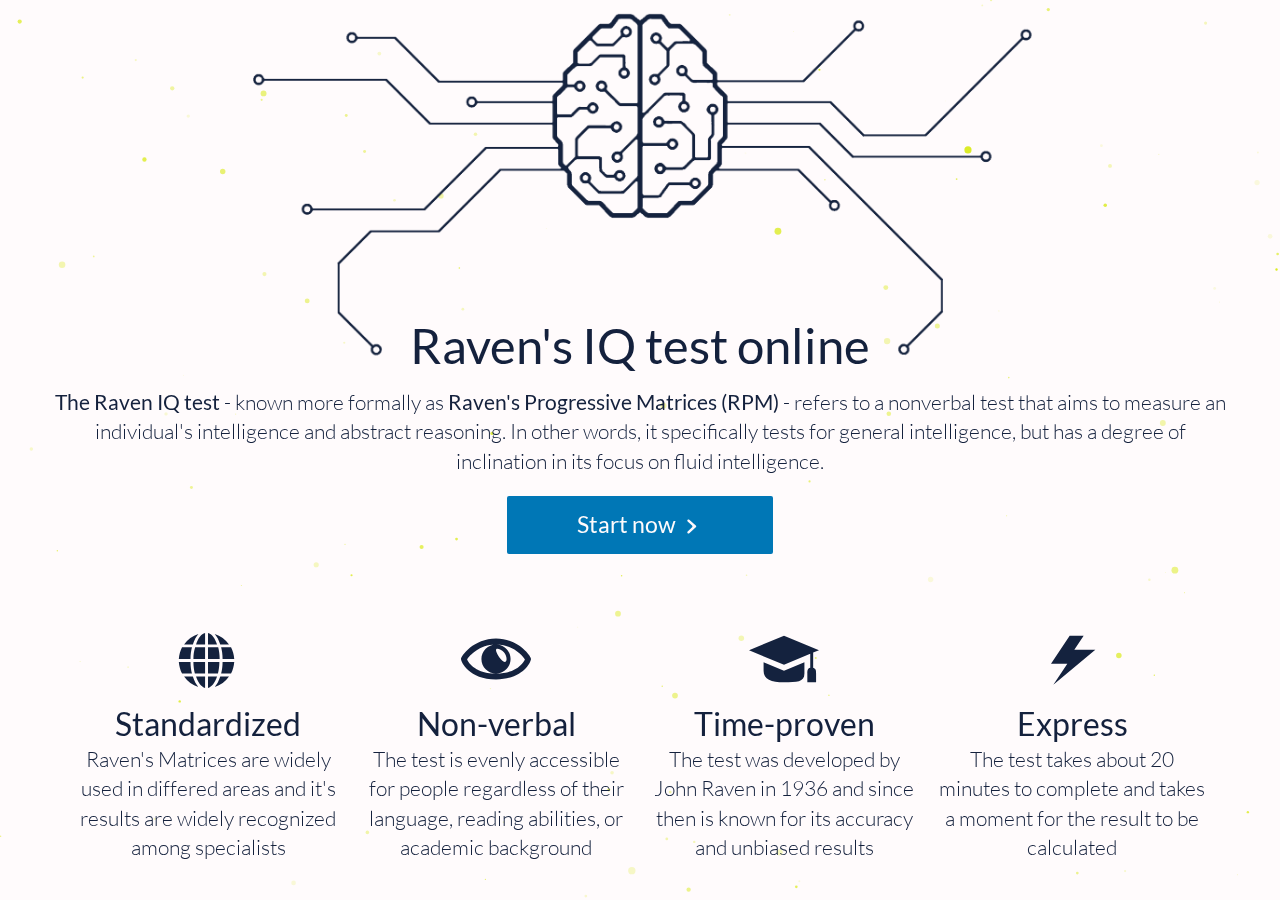
<file: src/webroot/index.html>
<!DOCTYPE html>
<html class="default-theme">
	<head>
		<meta charset="utf-8">
		<meta name="viewport" content="width=device-width, initial-scale=1">
		<title>Raven's IQ test</title>
		<script type="text/javascript" defer src="assets/js/jszip.min.js"></script>
		<script type="text/javascript" defer src="assets/js/particles.min.js"></script>
		<script type="text/javascript" defer src="assets/js/tester.js"></script>
		<link rel="stylesheet" href="assets/css/main.css">
	</head>
	<body>
		<main>
			<div class="announcement">
				<div class="announcement-body">
					<div class="big-logo"></div>
					<h1>Raven's IQ test online</h1>
					<div class="description"><strong>The Raven IQ test</strong> - known more formally as <strong>Raven's Progressive Matrices (RPM)</strong> - refers to a nonverbal test that aims to measure an individual's intelligence and abstract reasoning. In other words, it specifically tests for general intelligence, but has a degree of inclination in its focus on fluid intelligence.</div>
					<button class="start-test featured">
						<span class="text">Start now</span>
						<span class="icon"></span>
					</button>
					<div class="describers">
						<div class="item">
							<span class="icon globe"></span>
							<div class="text">
								<h4>Standardized</h4>
								<p>Raven's Matrices are widely used in differed areas and it's results are widely recognized among specialists</p>
							</div>
						</div>
						<div class="item">
							<span class="icon eye"></span>
							<div class="text">
								<h4>Non-verbal</h4>
								<p>The test is evenly accessible for people regardless of their language, reading abilities, or academic background</p>
							</div>
						</div>
						<div class="item">
							<span class="icon graduation"></span>
							<div class="text">
								<h4>Time-proven</h4>
								<p>The test was developed by John Raven in 1936 and since then is known for its accuracy and unbiased results</p>
							</div>
						</div>
						<div class="item">
							<span class="icon lightning"></span>
							<div class="text">
								<h4>Express</h4>
								<p>The test takes about 20 minutes to complete and takes a moment for the result to be calculated</p>
							</div>
						</div>
					</div>
				</div>
			</div>
		</main>
		<div class="hidden hidden-content">
			<div class="instruction">
				<h2>Test Instructions</h2>
				<p>Now you will be offered a series of graphic drawings. There are 60 of them in total, they are grouped into 5 sets.</p>
				<p>On each individual figure in the upper half of the sheet there is a rectangle that has a certain background or component elements (shapes) interconnected by some kind of dependence. In the lower right corner of the rectangle there is a cutout - a free, empty space.</p>
				<img class="replace-black" src="assets/img/instruction1.png" alt="Task">
				<p>Under the rectangle there are 2 rows of fragments (six or eight), which, in shape and size, exactly fit the cutout of the rectangle. Each proposed fragment has a different pattern.</p>
				<p>Your task is to find in a number of fragments one that would fit exactly into the free space. The prerequisite for a correct decision is a logical reasoning about the law according to which the drawing is drawn in the rectangle, the empty space in which you must fill.</p>
				<img src="assets/img/instruction2.png" alt="Answer">
				<p>Time to solve 60 tasks is limited to 20 minutes. Do not linger on the first tasks of the test, as their complexity increases all the time.</p>
				<div class="btn-panel"></div>
			</div>
			<div class="paywall-animation">
				<div class="progressbar">
					<div class="progressline"></div>
				</div>
				<ul class="milestone-list">
					<li class="active">
						<div class="bullet">
							<span class="point"></span>
						</div>
						<span>Submitting your result</span>
					</li>
					<li>
						<div class="bullet">
							<span class="point"></span>
						</div>
						<span>Calculating IQ score</span>
					</li>
					<li>
						<div class="bullet">
							<span class="point"></span>
						</div>
						<span>Generating certificate</span>
					</li>
					<li class="view-result">
						<div class="bullet">
							<span class="point"></span>
						</div>
						<span>Preparing your results</span>
					</li>
				</ul>
			</div>
			<div class="paywall-panel" style="height: 0px">
				<form class="age">
					<fieldset class="card">
						<legend>Please, enter your age</legend>
						<input type="text" maxlength="2" data-autofocus="true">
						<button type="submit">
							<span class="icon"></span>
						</button>
						<div class="desc">
							<small>Age is needed to properly calculate your score</small>
						</div>
					</fieldset>
				</form>
				<form class="name">
					<fieldset class="card">
						<legend>Please, enter your name</legend>
						<input type="text" maxlength="40" data-autofocus="true">
						<button type="submit">
							<span class="icon"></span>
						</button>
						<div class="desc">
							<small>This name will be displayed on your certificate and result page</small>
						</div>
					</fieldset>
				</form>
				<div class="result-submission">
					<div class="result-card">
						<h3>Your result is ready!</h3>
						<p>Click the button below to view your IQ test results and certificate.</p>
						<button class="submit-result featured" type="button">
							<span class="text">View Results</span>
							<span class="icon"></span>
						</button>
					</div>
				</div>
			</div>
			<div class="timeout-modal">
				<div class="backdrop"></div>
				<div class="card modal">
					<div class="icon"></div>
					<div class="message">Time is up!</div>
					<button class="finish">
						<span class="text">Finish</span>
						<span class="icon"></span>
					</button>
				</div>
			</div>
		</div>
		<div class="page-bg" id="particles-target"></div>
	</body>
</html>
</file>
<file: src/webroot/assets/css/main.css>
/* CSS reset */
html,body,div,span,applet,object,iframe,h1,h2,h3,h4,h5,h6,p,a,img,ins,kbd,q,s,samp,tt,var,b,u,i,dl,dt,dd,ol,ul,li,fieldset,form,label,legend,table,caption,tbody,tfoot,thead,tr,th,td,article,aside,canvas,details,embed,figure,figcaption,footer,header,hgroup,menu,nav,output,ruby,section,summary,time,mark,audio,video,button{margin:0;padding:0;border:0;font-size:100%;font:inherit;vertical-align:baseline}
article,aside,details,figcaption,figure,footer,header,hgroup,menu,nav,section{display: block}
body{line-height:1}
ol,ul{list-style:none}
table{border-collapse:collapse;border-spacing:0}

@keyframes bg-appear{
	0% {
		transform: scale(0);
	}
	100% {
		transform: scale(1);
	}
}

@keyframes blinking{
	0% {
		color: red;
	}
	50% {
		color: var(--text-color);
	}
	100% {
		color: red;
	}
}

@font-face {
	font-family: "Lato";
	font-weight: 300;
	src: url("../fonts/Lato-Light.ttf") format("truetype");
}

@font-face {
	font-family: "Lato";
	font-weight: 400;
	src: url("../fonts/Lato-Regular.ttf") format("truetype");
}

@font-face {
	font-family: "Lato";
	font-weight: 700;
	src: url("../fonts/Lato-Bold.ttf") format("truetype");
}

@font-face {
	font-family: "Lato";
	font-weight: 900;
	src: url("../fonts/Lato-Black.ttf") format("truetype");
}

html {
	font-size: 21px;
	font-family: "Lato", sans-serif;
	font-weight: 300;
	--icon-done: url("data:image/svg+xml,%3Csvg xmlns='http://www.w3.org/2000/svg' viewBox='0 0 24 24'%3E%3Cg fill='%23000000'%3E%3Cpath d='M22.5 4.5c-.8-.8-2.2-.8-3 0L9 15l-4.5-4.5c-.8-.8-2.2-.8-3 0s-.8 2.2 0 3L9 21 22.5 7.5c.8-.8.8-2.2 0-3z'%3E%3C/path%3E%3C/g%3E%3C/svg%3E");
	--icon-right: url("data:image/svg+xml,%3Csvg xmlns='http://www.w3.org/2000/svg' viewBox='0 0 24 24'%3E%3Cg fill='%23000000'%3E%3Cpath d='M7.6 5.8c0 .4.1.7.4.9l4.6 4.3c.5.5.5 1.4 0 1.9L8 17.2c-.3.2-.4.6-.4.9 0 1.1 1.3 1.7 2.1.9l6.8-6.2c.6-.5.6-1.4 0-1.9l-6.8-6c-.8-.7-2.1-.1-2.1.9z'%3E%3C/path%3E%3C/g%3E%3C/svg%3E");
	--icon-left: url("data:image/svg+xml,%3Csvg xmlns='http://www.w3.org/2000/svg' viewBox='0 0 24 24'%3E%3Cg fill='%23000000'%3E%3Cpath d='M16.4 18.2c0-.4-.1-.7-.4-.9L11.4 13c-.5-.5-.5-1.4 0-1.9L16 6.8c.3-.2.4-.6.4-.9 0-1.1-1.3-1.7-2.1-.9l-6.8 6.2c-.6.5-.6 1.4 0 1.9l6.8 6.2c.8.5 2.1-.1 2.1-1.1z'%3E%3C/path%3E%3C/g%3E%3C/svg%3E");
	--icon-timer: url("data:image/svg+xml,%3Csvg xmlns='http://www.w3.org/2000/svg' viewBox='0 0 24 24'%3E%3Cg fill='%23000000'%3E%3Cpath d='M21 6l-2-2-1.7 1.7C16 4.8 14.6 4.2 13 4.1V3h1c.5 0 1-.5 1-1s-.5-1-1-1h-4c-.5 0-1 .5-1 1s.5 1 1 1h1v1.1c-1.6.1-3 .7-4.3 1.6L5 4 3 6l1.7 1.7C3.6 9.2 3 11 3 13c0 5 4 9 9 9s9-4 9-9c0-2-.6-3.8-1.7-5.3L21 6zm-4.1 11.9L12 13V6c3.9 0 7 3.1 7 7 0 1.9-.8 3.7-2.1 4.9z'%3E%3C/path%3E%3C/g%3E%3C/svg%3E");
	--icon-globe: url("data:image/svg+xml,%3Csvg xmlns='http://www.w3.org/2000/svg' viewBox='0 0 24 24'%3E%3Cg fill='%23000000'%3E%3Cpath d='M11 12V8H7.6c-.4 1.2-.6 2.6-.6 4h4zM2 12h4c0-1.4.2-2.8.5-4H3.1c-.6 1.2-1 2.6-1.1 4zM6.5 17c-.3-1.2-.5-2.6-.5-4H2c.1 1.4.5 2.8 1.1 4h3.4zM16 12c0-1.4-.2-2.8-.5-4H12v4h4zM12 3.1V7h3.1c-.7-2.1-1.8-3.6-3.1-3.9zM16.2 7h3c-1.2-1.7-2.9-3-4.9-3.6.8.9 1.4 2.1 1.9 3.6zM11 7V3.1C9.7 3.4 8.6 4.9 7.9 7H11zM11 13H7c0 1.4.2 2.8.5 4H11v-4zM16.5 8c.3 1.2.5 2.6.5 4h4c-.1-1.4-.5-2.8-1.1-4h-3.4zM6.8 18h-3c1.2 1.7 2.9 3 4.9 3.6-.8-.9-1.4-2.1-1.9-3.6zM6.8 7c.5-1.5 1.1-2.7 1.9-3.6C6.7 4 5 5.3 3.8 7h3zM16.2 18c-.5 1.5-1.1 2.7-1.9 3.6 2-.6 3.7-1.9 4.9-3.6h-3zM12 18v3.9c1.3-.3 2.4-1.8 3.1-3.9H12zM21 13h-4c0 1.4-.2 2.8-.5 4h3.4c.6-1.2 1-2.6 1.1-4zM11 21.9V18H7.9c.7 2.1 1.8 3.6 3.1 3.9zM12 13v4h3.4c.3-1.2.5-2.6.5-4H12z'%3E%3C/path%3E%3C/g%3E%3C/svg%3E");
	--icon-eye: url("data:image/svg+xml,%3Csvg xmlns='http://www.w3.org/2000/svg' viewBox='0 0 24 24'%3E%3Cg fill='%23000000'%3E%3Cpath d='M12 7c5.79 0 9.14 3.91 9.91 5.13C21.33 13.51 18.67 17 12 17s-9.33-3.49-9.91-4.87C2.86 10.91 6.21 7 12 7m0-2C4.37 5 0 11 0 12s2.71 7 12 7 12-6 12-7-4.37-7-12-7zm0 2c-2.76 0-5 2.24-5 5s2.24 5 5 5 5-2.24 5-5-2.24-5-5-5zm3 6c-1 0-3-3-3-4s1.7-.3 2.71.71S16 13 15 13z'%3E%3C/path%3E%3C/g%3E%3C/svg%3E");
	--icon-graduation: url("data:image/svg+xml,%3Csvg xmlns='http://www.w3.org/2000/svg' viewBox='0 0 24 24'%3E%3Cg fill='%23000000'%3E%3Cpath d='M5 13.1V16c0 3 2.6 4 7 4s7 0 7-3v-3.9L12 16l-7-2.9z'%3E%3C/path%3E%3Cpath d='M22 15V9.8l2-.8-12-5L0 9l12 5 9-3.8V15c-1 .2-1 1.1-1 2v3h3v-3c0-.9 0-1.7-1-2z'%3E%3C/path%3E%3C/g%3E%3C/svg%3E");
	--icon-lightning: url("data:image/svg+xml,%3Csvg xmlns='http://www.w3.org/2000/svg' viewBox='0 0 24 24'%3E%3Cg fill='%23000000'%3E%3Cpath d='M22 8h-9l4-6h-6L3 14h7l-6 9z'%3E%3C/path%3E%3C/g%3E%3C/svg%3E");
	--content-width: 800px;
}

html.default-theme {
	--background-color: #FFFBFC;
	--secondary-bg-color: #e5e5e5;
	--selected-color: #e5e5e5;
	--main-color: #14213d;
	--text-color: #14213d;
	--featured-color: #0077b6;
	--black-to-text-filter: invert(8%) sepia(51%) saturate(1848%) hue-rotate(200deg) brightness(99%) contrast(92%);;
	--black-to-bg-filter: invert(100%) sepia(62%) saturate(587%) hue-rotate(287deg) brightness(100%) contrast(110%);
	--black-to-featured-filter: invert(26%) sepia(98%) saturate(1797%) hue-rotate(181deg) brightness(94%) contrast(101%);
}

@media(max-width: 800px){
	:root {
		--content-width: 100%;
	}
}

html,body {
	color: var(--text-color);
	text-size-adjust: none;
	-webkit-text-size-adjust: none;
	-moz-text-size-adjust: none;
	-ms-text-size-adjust: none;
}

body{
	min-height: 100vh;
	background-color: var(--background-color);
}

button{
	border: none;
	background-color: transparent;
	padding: 16px 25px;
	font-weight: 400;
	font-size: 1.1rem;
	transition-property: box-shadow, transform, background-color;
	transition-duration: 150ms;
	transition-timing-function: ease-out;
	border-radius: 2px;
	box-shadow: 0px 0px 0px 0px rgba(0,0,0,0.35);
	color: var(--text-color);
	cursor: pointer;
}

button:disabled{
	background-color: var(--secondary-bg-color);
	cursor: default;
}

button:disabled > *{
	opacity: .6;
}

button:hover:not(:disabled){
	background-color: inherit;
	box-shadow: 2px 2px 8px 0px rgba(0,0,0,0.35);
}

button.selected:not(:disabled){
	background-color: var(--selected-color);
	transition-duration: 0ms;
	transform: translate(0, 0);
}

button:hover:not(:disabled){
	transform: translate(-2px, -2px);
	transition-duration: 150ms;
}

button:active:not(:disabled){
	background-color: var(--selected-color);
	box-shadow: 0px 0px 0px 0px rgba(0,0,0,0.35);
	transition-duration: 0ms;
	transform: translate(0, 0);
}

button .text{
	display: inline-block;
	vertical-align: middle;
}

button.highlighted{
	border: 1px solid var(--featured-color);
	color: var(--featured-color);
}

button.highlighted:hover{
	border: 1px solid var(--featured-color);
	background-color: var(--featured-color);
	transform: translate(-4px, -4px);
	box-shadow: 2px 2px 8px 0px rgba(0,0,0,0.55);
	color: var(--background-color);
}

button.highlighted:active:not(:disabled){
	box-shadow: 0px 0px 0px 0px rgba(0,0,0,0.35);
	transition-duration: 0ms;
	transform: translate(0, 0);
}

button.featured{
	background-color: var(--featured-color);
	color: var(--background-color);
}

button.featured:hover:not(:disabled){
	background-color: var(--featured-color);
	box-shadow: 2px 2px 8px 0px rgba(0,0,0,0.35);
}

button.featured:active:not(:disabled){
	box-shadow: 0px 0px 0px 0px rgba(0,0,0,0.35);
	transition-duration: 0ms;
	transform: translate(0, 0);
}


body.mobile button{
	transition: none !important;
	transform: none !important;
}

.icon{
	display: inline-block;
	width: 1em;
	height: 1em;
	background-size: 100%;
	vertical-align: middle;
	margin: 0 8px;
	filter: var(--black-to-text-filter);
	background-position: center;
	background-repeat: no-repeat;
}

.icon.globe{
	background-image: var(--icon-globe);
}

.icon.lightning{
	background-image: var(--icon-lightning);
	background-size: 80%;
}

.icon.eye{
	background-image: var(--icon-eye);
}

.icon.graduation{
	background-image: var(--icon-graduation);
}

button.featured .icon{
	filter: var(--black-to-bg-filter);
}

button .icon:last-child{
	margin-right: 0;
}

button .icon:first-child{
	margin-left: 0;
}

h1{
	line-height: 150%;
	font-size: 2.35rem;
    font-weight: 500;
}

h2{
	line-height: 150%;
    font-size: 1.6rem;
    font-weight: 500;
}

small{
	font-size: .78em;
	color: gray;
}

img.replace-black{
	filter: var(--black-to-text-filter);
}

.hidden{
	display: none !important;
}


.card{
	background-color: var(--background-color);
	box-shadow: 2px 2px 8px 0px rgba(0,0,0,0.7);
	border-radius: 5px;
	padding: 15px;
	margin: 10px;
}


main{
	display: grid;
	grid-template-rows: 1fr;
	align-items: center;
	justify-items: center;
	height: 100vh;
	width: 100%;
	transition-property: opacity;
	transition-duration: 300ms;
	transition-timing-function: ease-out;
	overflow: hidden auto;
}

main.faded{
	opacity: 0;
}

header, footer{
	width: 100%;
	height: 70px;
}

header {
	background: linear-gradient(180deg, rgba(255,251,252,1) 0%, rgba(255,251,252,1) 57%, rgba(255,251,252,0.31414572665003504) 92%, rgba(255,251,252,0) 100%);
}

header .logo{
	display: inline-block;
	padding: 10px;
	user-select: none;
	color: inherit;
	text-decoration: inherit;
}

header .logo .icon{
	background-image: url("../img/logo.png");
	width: 47px;
	height: 47px;
	margin: 0;
	margin-right: 7px;
}

header .logo .text{
	font-weight: 600;
	font-size: 1.4rem;
	vertical-align: middle;
}

.page-bg{
	position: fixed;
	top: 0;
	left: 0;
	z-index: -1;
	width: 100%;
	height: 100%;
	background-color: var(--background-color);
}

.page-bg .particles-js-canvas-el{
	transition: transform 1.4s ease-out;
	transform: scale(0);
}

.page-bg .particles-js-canvas-el.loaded{
	transform: scale(1);
}

.announcement{
	opacity: 1;
	text-align: center;
	width: 100%;
}

.announcement .announcement-body{
	width: 100%;
	max-width: 1200px;
	margin: auto;
}

.announcement .announcement-body .big-logo{
	padding-top: 360px;
	margin: auto;
	max-width: 800px;
	width: 100%;
	background-image: url("../img/full_logo.png");
	background-repeat: no-repeat;
	background-position: center;
	background-size: 100% auto;
	margin-bottom: -52px;
	filter: var(--black-to-text-filter);
}

@media(max-width: 800px){
	.announcement .announcement-body .big-logo{
		padding-top: 50%;
		background-size: 160% auto;
		margin-bottom: 0;
		margin-top: 30px;
		background-position: center top;
	}
}

@media(max-width: 500px){
	.announcement h1{
		font-size: 1.7rem;
	}
}

.announcement .announcement-body .description{
	line-height: 140%;
	margin: 5px 10px 20px 10px;
}

.announcement .start-test{
	padding: 14px 70px 18px 70px;
}

.announcement .start-test .icon{
	background-image: var(--icon-right);
	filter: var(--black-to-bg-filter);
	position: relative;
	top: 2px;
	margin: 0;
}

.announcement .describers{
	display: grid;
	grid-template-columns: 1fr 1fr 1fr 1fr;
	justify-items: center;
	position: relative;
	margin: 50px 0;
}

.announcement .describers > .item{
	max-width: 300px;
	padding: 10px;
	box-sizing: border-box;
}

.announcement .describers > .item > .icon{
	width: 70px;
	height: 70px;
	margin: 10px;
}

.announcement .describers h4{
	font-size: 1.5rem;
	font-weight: 500;
	line-height: 130%;
}

.announcement .describers p{
	line-height: 140%;
}

@media(min-width: 1201px){
	.announcement .describers{
		left: calc(0px - (90vw - 100%) / 2);
		width: 90vw;
	}
}

@media(max-width: 800px){
	.announcement .describers{
		grid-template-columns: 1fr 1fr;
	}
	
	.announcement .describers > .item{
		max-width: 100%;
	}
}

@media(max-width: 400px){
	.announcement .describers{
		grid-template-columns: 100%;
	}
}




.test-container{
	display: grid;
	align-items: center;
	justify-items: center;
	grid-template-columns: 1fr;
	grid-template-rows: 1fr;
	position: fixed;
	top: 0;
	left: 0;
	width: 100%;
	height: 100%;
	overflow: hidden;
}

.test-container.hidden{
	display: block !important;
	width: 0;
	height: 0;
}

.tester-page{
	grid-column-start: 1;
	grid-column-end: 2;
	grid-row-start: 1;
	grid-row-end: 2;
	width: 100%;
	height: 100%;
	overflow-y: auto;
	box-sizing: border-box;
	background-color: transparent;
	z-index: -1;
	opacity: 0;
	pointer-events: none;
	transition-property: opacity;
	transition-duration: 300ms;
	transition-timing-function: ease-out;
	backdrop-filter: none;
}

.tester-page.active{
	opacity: 1;
	z-index: 1;
	pointer-events: auto;
}


.tester-page.intro{
	display: grid;
	grid-template-columns: 1fr;
	align-items: center;
	justify-items: center;
}

body.desktop .tester-page.intro.active{
	backdrop-filter: blur(2px);
}

.tester-page.intro .instruction{
	width: var(--content-width);
	text-align: center;
	box-sizing: border-box;
	padding: 1rem .4rem 0 .4rem;
}

.tester-page.intro p{
	text-align: left;
	margin: 15px 0;
	font-size: 1.1rem;
}

.tester-page.intro img{
	max-width: 100%;
}

.tester-page.intro .btn-panel{
	background: linear-gradient(0deg, rgba(255,251,252,1) 0%, rgba(255,251,252,1) 57%, rgba(255,251,252,0.31414572665003504) 92%, rgba(255,251,252,0) 100%);
	position: sticky;
	bottom: 0;
	padding: 20px 0;
}

.tester-page.intro button.start .icon{
	background-image: var(--icon-right);
}



.tester-page.questions{
	user-select: none;
	background-color: var(--background-color);
	display: grid;
	grid-template-columns: 1fr;
	grid-template-rows: auto 1fr;
	gap: 20px;
	backdrop-filter: none;
	padding: 25px 0;
}

.questions-list{
	display: grid;
	grid-template-rows: 1fr;
	grid-template-columns: 1fr;
	align-items: center;
	justify-items: center;
}

.question{
	grid-column-start: 1;
	grid-column-end: 2;
	grid-row-start: 1;
	grid-row-end: 2;
	width: var(--content-width);
	transform-origin: center;
	transition: opacity 150ms 50ms, transform 150ms 50ms, margin-top 0ms 0ms;
	margin-top: 0;
}

.question:not(.selected){
	z-index: -1;
	transform: scale(.95);
	opacity: 0;
	transition: opacity 50ms 0ms, transform 50ms 0ms, margin-top 0ms 300ms;
	pointer-events: none;
	margin-top: -1000px; /* trick to avoid hidden questions expanding the page */
	overflow: hidden;
}

body.mobile .question{
	transition: none;
}

body.mobile .question:not(.selected){
	display: none;
}

.question-img-wrapper, .answer-img-wrapper{
	margin: auto;
	overflow: hidden;
	position: relative;
}

.question-img-wrapper > img, .answer-img-wrapper > img{
	position: absolute;
}

.question[data-answers_amount="8"] > .question-img-wrapper{
	width: 290px;
	height: 240px;
}

.question[data-answers_amount="8"] > .question-img-wrapper .question-img{
	top: -2px;
	left: -2px;
}

.question[data-answers_amount="8"] .answer-img-wrapper{
	width: 120px;
	height: 72px;
}

.question[data-answers_amount="8"] .answer:nth-child(1) .answer-img{
	top: -270px;
	left: 0px;
}

.question[data-answers_amount="8"] .answer:nth-child(2) .answer-img{
	top: -270px;
	left: -121px;
}

.question[data-answers_amount="8"] .answer:nth-child(3) .answer-img{
	top: -270px;
	left: -242px;
}

.question[data-answers_amount="8"] .answer:nth-child(4) .answer-img{
	top: -270px;
	left: -363px;
}

.question[data-answers_amount="8"] .answer:nth-child(5) .answer-img{
	top: -368px;
	left: 0px;
}

.question[data-answers_amount="8"] .answer:nth-child(6) .answer-img{
	top: -368px;
	left: -121px;
}

.question[data-answers_amount="8"] .answer:nth-child(7) .answer-img{
	top: -368px;
	left: -242px;
}

.question[data-answers_amount="8"] .answer:nth-child(8) .answer-img{
	top: -368px;
	left: -363px;
}


.question[data-answers_amount="6"] > .question-img-wrapper{
	width: 335px;
	height: 210px;
}

.question[data-answers_amount="6"] > .question-img-wrapper .question-img{
	top: -2px;
	left: -2px;
}

.question[data-answers_amount="6"] .answer-img-wrapper{
	width: 130px;
	height: 82px;
}

.question[data-answers_amount="6"] .answer:nth-child(1) .answer-img{
	top: -245px;
	left: 0px;
}

.question[data-answers_amount="6"] .answer:nth-child(2) .answer-img{
	top: -245px;
	left: -150px;
}

.question[data-answers_amount="6"] .answer:nth-child(3) .answer-img{
	top: -245px;
	left: -300px;
}

.question[data-answers_amount="6"] .answer:nth-child(4) .answer-img{
	top: -358px;
	left: 0px;
}

.question[data-answers_amount="6"] .answer:nth-child(5) .answer-img{
	top: -358px;
	left: -150px;
}

.question[data-answers_amount="6"] .answer:nth-child(6) .answer-img{
	top: -358px;
	left: -300px;
}


.test-info{
	width: var(--content-width);
	margin: auto;
}

.test-info > .timer{
	display: grid;
	grid-template-columns: 70px 70px;
	justify-content: center;
	font-weight: 400;
	padding: 12px 0;
	gap: 10px;
	text-align: center;
}

.test-info > .timer .time-left.ending{
	animation: blinking 1s infinite;
}

.test-info > .progress{
	overflow: hidden;
	position: relative;
	margin-top: 15px;
	margin-bottom: 20px;
	width: 100%;
}

.test-info > .progress .slider{
	position: relative;
	top: 0;
	left: 0;
	width: calc(100% * 5);
	transition-property: left;
	transition-duration: 300ms;
	transition-timing-function: ease-out;
}

.milestone-line{
	display: inline-block;
	width: 20%;
	height: 30px;
	text-align: center;
	position: relative;
}

.milestone-line .point{
	display: inline-block;
	width: 30px;
	height: 30px;
	box-sizing: border-box;
	margin: 0 calc((100% - 30px * 12) / 24);
	border-radius: 50%;
	background-color: transparent;
	position: relative;
	overflow: visible;
}

.milestone-line .point.accessible{
	cursor: pointer;
}

.milestone-line .point.accessible:hover{
	background-color: rgba(0,0,0,.05);
}

.milestone-line .point::before{
	content: "";
	display: block;
	position: absolute;
	top: calc((100% - 15px) / 2);
	left: calc((100% - 15px) / 2);
	width: 15px;
	height: 15px;
	background-color: var(--secondary-bg-color);
	border-radius: 50%;
	opacity: 1;
	transition-property: opacity;
	transition-duration: 200ms;
	transition-timing-function: linear;
}

.milestone-line .point.active::before{
	opacity: 0;
}

.milestone-line .point.current::before{
	opacity: 0;
}

.milestone-line .point::after{
	content: "";
	display: block;
	position: absolute;
	top: 50%;
	left: 50%;
	width: 0;
	height: 0;
	background-color: var(--main-color);
	transition-property: top, left, width, height, border-width, opacity;
	transition-duration: 100ms;
	transition-timing-function: linear;
	border-radius: 50%;
	box-sizing: border-box;
	border: 0 solid var(--background-color);
	opacity: 0;
}

body.mobile .milestone-line .point::after{
	transition: none;
}

.milestone-line .point.active::after{
	top: calc((100% - 18px) / 2);
	left: calc((100% - 18px) / 2);
	width: 18px;
	height: 18px;
	border-width: 2px;
	opacity: 1;
}

.milestone-line .point.current::after{
	top: calc((100% - 24px) / 2);
	left: calc((100% - 24px) / 2);
	width: 24px;
	height: 24px;
	border-width: 2px;
	opacity: 1;
}

.milestone-line .progressbar{
	position: absolute;
	height: 4px;
	width: calc(100% / 12 * 11);
	top: calc(50% - 2px);
	left: calc(100% / 24);
	background-color: var(--secondary-bg-color);
	overflow: hidden;
}

.milestone-line .progressline{
	background-color: var(--main-color);
	height: 100%;
	width: 0;
	transition-property: width;
	transition-duration: 100ms;
	transition-timing-function: linear;
}

body.mobile .milestone-line .progressline{
	transition: none;
}

.test-info .sets{
	width: 60%;
	height: 45px;
	margin: auto;
}

.test-info .set{
	display: inline-grid;
	position: relative;
	padding: 0;
	width: 20%;
	height: 100%;
	grid-template-rows: 1fr;
	align-content: center;
	align-items: center;
	border-radius: 0;
	box-sizing: border-box;
	border-top: 2px solid var(--secondary-bg-color);
}

.test-info .set:hover{
	z-index: 1;
}

.test-info .set .set-name{
	display: block;
	font-weight: 400;
	position: relative;
	z-index: 1;
}

.test-info .set .set-progress{
	position: absolute;
	width: 100%;
	height: 5px;
	top: -2px;
	left: 0;
}

.test-info .set .set-progress .set-progress-line{
	height: 100%;
	width: 0%;
	background: linear-gradient(180deg, rgba(20,33,61,1) 0%, rgba(20,33,61,1) 12%, rgba(20,33,61,0) 100%);
	transition-property: width;
	transition-duration: 100ms;
	transition-timing-function: linear;
}

.test-info .buttons{
	text-align: center;
	height: 60px;
}

.test-info .buttons button{
	width: 170px;
	margin: 0 5px;
}

button.prev .icon{
	background-image: var(--icon-left);
}
button.next .icon{
	background-image: var(--icon-right);
}
button.finish .icon{
	background-image: var(--icon-done);
}


.question .answers{
	text-align: center;
	margin: 20px auto;
}

.question[data-answers_amount="6"] .answers{
	max-width: 600px;
}

.question .answer{
	display: inline-grid;
	align-content: center;
	justify-content: center;
	width: 150px;
	height: 150px;
	margin: 10px;
}



.tester-page.paywall{
	display: grid;
	grid-template-columns: auto;
	align-items: center;
	justify-items: center;
	gap: 20px;
	background-color: var(--background-color);
	backdrop-filter: none;
}

.tester-page.paywall .paywall-animation{
	position: relative;
	transform: scale(.85);
	opacity: 0;
	transition-duration: 400ms;
	transition-timing-function: ease-out;
	transition-property: opacity, transform;
}

.tester-page.paywall.active .paywall-animation{
	transform: scale(1);
	opacity: 1;
}

.milestone-list{
	font-size: 2.1rem;
}

.milestone-list li{
	transition-property: opacity;
	transition-duration: 150ms;
	transition-timing-function: linear;
	color: var(--text-color);
	opacity: 1;
}

.milestone-list li:not(.active):not(.complete) > span{
	opacity: .35;
}

.milestone-list li{
	display: grid;
	grid-template-columns: auto auto;
	justify-content: start;
	align-items: center;
}

.milestone-list li .bullet{
	position: relative;
	display: grid;
	grid-template-columns: 1fr;
	align-items: center;
	justify-items: center;
	height: 100%;
}

.milestone-list li .bullet::before, .milestone-list li .bullet::after{
	content: "";
	position: absolute;
	display: block;
	width: 6px;
	height: 100%;
	top: 0;
	left: calc(50% - 3px);
	z-index: -1;
}

.milestone-list li:first-child .bullet::before, .milestone-list li:first-child .bullet::after{
	clip-path: inset(50% 0 0 0);
}

.milestone-list li:last-child .bullet::before, .milestone-list li:last-child .bullet::after{
	clip-path: inset(0 0 50% 0);
}

.milestone-list li .bullet::before{
	background-color: var(--secondary-bg-color);
}

.milestone-list li .bullet::after{
	padding-bottom: 100%;
	box-sizing: border-box;
	background-clip: content-box;
	background-color: var(--main-color);
	transition-delay: 0ms;
	transition-property: padding-bottom;
	transition-duration: 60ms;
	transition-timing-function: linear;
}

.milestone-list li.active .bullet::after{
	transition-delay: 360ms;
	padding-bottom: 50%;
}

.milestone-list li.complete .bullet::after{
	transition-delay: 300ms;
	padding-bottom: 0%;
}

.milestone-list .point{
	display: grid;
	align-items: center;
	justify-items: center;
	width: 100px;
	height: 100px;
}

@media(max-width: 800px){
	.milestone-list{
		font-size: 1.4rem;
	}
	
	.milestone-list li .bullet::before, .milestone-list li .bullet::after{
		left: calc(30px - 2px);
		width: 4px;
	}
	
	.milestone-list .point{
		width: 60px;
		height: 60px;
	}
}

.milestone-list .point::before, .milestone-list .point::after{
	content: "";
	grid-column-start: 1;
	grid-column-end: 2;
	grid-row-start: 1;
	grid-row-end: 2;
	display: block;
}

.milestone-list .point::before{
	background-color: var(--secondary-bg-color);
	border-radius: 50%;
	width: 100%;
	height: 100%;
	transform: scale(.26);
	transform-origin: center;
	transition: transform 350ms cubic-bezier(.79,2,.81,.84), background-color 150ms 380ms ease-out;
	border: 8px solid var(--background-color);
}

.milestone-list li.active .point::before{
	background-color: var(--main-color);
}

.milestone-list li.complete .point::before{
	background-color: var(--main-color);
	transform: scale(.36);
}

.milestone-list .point::after{
	width: 100%;
	height: 100%;
	transform: scale(.2);
	background-image: var(--icon-done);
	filter: var(--black-to-bg-filter);
	opacity: 0;
	transition-delay: 100ms;
	transition-property: opacity;
	transition-duration: 300ms;
	transition-timing-function: ease-out;
	z-index: 1;
}

.milestone-list li.complete .point::after{
	opacity: 1;
}


.paywall-panel{
	overflow: hidden;
	display: grid;
	width: 100%;
	align-self: start;
	grid-template-columns: auto;
	align-items: center;
	align-content: center;
	justify-items: center;
	justify-content: center;
	transition-property: height, opacity;
	transition-timing-function: ease-out;
	transition-duration: 300ms;
}

.paywall-panel > *{
	grid-column-start: 1;
	grid-column-end: 2;
	grid-row-start: 1;
	grid-row-end: 2;
}

.paywall-panel > *:not(.shown){
	display: none;
}

.paywall-panel:not(.active){
	height: 0;
	opacity: 0;
}

.paywall-panel fieldset{
	padding: 20px 40px;
	margin: 10px;
	text-align: center;
}

.paywall-panel form button[type="submit"]{
	padding: 8px;
	vertical-align: middle;
	margin-left: 10px;
}

.paywall-panel form button[type="submit"] .icon{
	background-image: var(--icon-right);
	width: 1.6em;
	height: 1.6em;
}

.paywall-panel form legend{
	font-weight: 400;
	font-size: 1.07em;
	float: left;
	width: 100%;
	padding-bottom: 12px;
}

.paywall-panel form input[type="text"]{
	font-family: inherit;
	font-weight: 500;
	font-size: 1.2em;
	vertical-align: middle;
	border: 1px solid var(--main-color);
	padding: .25em .4em;
}

.paywall-panel form input[type="text"]:disabled{
	background-color: var(--secondary-bg-color);
}

.paywall-panel form.age input[type="text"]{
	width: 60px;
}

.paywall-panel form.name input[type="text"]{
	max-width: 70%;
}


.payment-options{
	display: grid;
	grid-template-columns: 1fr 1fr 1fr;
	gap: 50px 40px;
	padding: 40px 20px;
}

.payment-options:not(.shown){
	display: grid;
	visibility: hidden;
}

.payment-options .payment-option{
	max-width: 400px;
	margin: 0;
	box-sizing: border-box;
	position: relative;
	opacity: 0;
	transform: scale(.8);
	transform-origin: center;
	transition-property: transform, opacity;
	transition-timing-function: ease-out;
	transition-duration: 400ms;
	transition-delay: 300ms;
	background-color: var(--background-color);
	box-shadow: 2px 2px 8px 0px rgba(0,0,0,0.7);
	border-radius: 5px;
}

@media(min-width: 801px){
	.payment-options .payment-option:nth-child(1){
		transform: scale(.9) translateX(50%);
		transition-delay: 450ms;
	}
	
	.payment-options .payment-option:nth-child(2){
		transform: scale(.7);
		transition-delay: 300ms;
	}
	
	.payment-options .payment-option:nth-child(3){
		transform: scale(.9) translateX(-50%);
		transition-delay: 450ms;
	}
	
}

.payment-options.shown .payment-option:nth-child(2){
	z-index: 1;
	transform: scale(1.1);
}

.payment-options.shown .payment-option{
	opacity: 1;
	transform: scale(1);
}

.payment-options .payment-option.featured::before{
	content: "Most popular";
	text-transform: uppercase;
	display: inline-block;
	position: absolute;
	top: 0;
	left: 50%;
	transform: translateX(-50%) translateY(-50%);
	background-color: var(--featured-color);
	color: var(--background-color);
	font-size: .63rem;
	border-radius: 1em;
	padding: 4px 25px;
}

@media(max-width: 800px){
	.payment-options{
		grid-template-columns: 100%;
	}
	
	.payment-options .payment-option{
		max-width: none;
		width: 100%;
	}
}

.payment-options .payment-option .header{
	display: grid;
	grid-template-columns: 1fr auto;
	align-items: center;
	margin-bottom: 7px;
	margin: 15px 15px 0 15px;
}

.payment-options .payment-option .name{
	font-weight: 700;
	font-size: 1.9rem;
}

.payment-options .payment-option .price{
	font-size: 1.35rem;
	font-weight: 400;
}

.payment-options .payment-option .description{
	font-size: .78em;
	color: gray;
	line-height: 115%;
	height: 60px;
	margin: 0 15px;
}

.payment-options .payment-option .inner-body{
	padding-bottom: 15px;
	box-shadow: 0px 11px 11px -10px rgba(0,0,0,0.15) inset;
	background-color: var(--secondary-bg-color);
	padding-top: 11px;
}

.payment-options .payment-option .features{
	height: 260px;
	margin: 0 15px;
}

.payment-options .payment-option .features h4{
	font-weight: 500;
	font-size: 1.22rem;
	margin-bottom: 11px;
}

.payment-options .payment-option .features li{
	margin: 12px 0;
}

.payment-options .payment-option .features .feature-name{
	vertical-align: middle;
	font-size: 1.1em;
}

.payment-options .payment-option .features li:before{
	content: "";
	display: inline-block;
	width: 1em;
	height: 1em;
	background-image: var(--icon-done);
	vertical-align: middle;
	background-repeat: no-repeat;
	background-size: 88%;
	background-position: 50%;
	filter: var(--black-to-text-filter);
}

.payment-options .payment-option .choose{
	display: block;
	margin: auto;
}


.timeout-modal{
	position: fixed;
	top: 0;
	left: 0;
	z-index: 1000;
}

.timeout-modal .backdrop{
	width: 100vw;
	height: 100vh;
	background-color: rgba(0,0,0,.3);
	transition-property: opacity;
	transition-timing-function: ease-out;
	transition-duration: 150ms;
}

.timeout-modal .modal{
	position: absolute;
	top: 50%;
	left: 50%;
	transform: translateX(-50%) translateY(-50%);
	transform-origin: center;
	text-align: center;
	padding: 30px 60px 10px 60px;
	transition-property: transform, opacity;
	transition-timing-function: ease-out;
	transition-duration: 150ms;
}

.timeout-modal:not(.shown) .backdrop{
	opacity: 0;
}

.timeout-modal:not(.shown) .modal{
	opacity: 0;
	transform: translateX(-50%) translateY(-50%) scale(.7);
}

.timeout-modal .modal > .icon{
	width: 50px;
	height: 50px;
	margin: auto;
	background-image: var(--icon-timer);
}

.timeout-modal .message{
	font-weight: 900;
	font-size: 1.2rem;
}

.timeout-modal .finish{
	margin: 15px;
}



/* Result page */

.result-page{
	display: grid;
	align-content: center;
	min-height: calc(100vh - 70px);
	background-image: url("../img/circuit_bg.png");
	background-position: center;
	background-repeat: no-repeat;
}

.result.expired{
	text-align: center;
	padding: 50px 0;
}

.result.expired .desc{
	font-weight: 400;
	margin-bottom: 10px;
	font-size: 2.3rem;
}

.result.expired button.main-page:hover{
	background-color: var(--background-color);
}


.result.plain{
	text-align: center;
	padding: 50px 0;
}

.result.plain .name{
	font-weight: 600;
	margin-bottom: 10px;
	font-size: 2.3rem;
}

.result.plain .desc{
	font-weight: 400;
	margin-bottom: 10px;
}

.result.plain .score{
	font-weight: 900;
	font-size: 5.3rem;
}

.cert-wrapper{
	box-sizing: border-box;
	width: 1000px;
	max-width: 100vw;
	margin: 20px auto;
	display: block;
	position: relative;
}

.cert-wrapper::after{
	content: "";
	display: block;
	position: absolute;
	top: 0;
	left: 0;
	width: 100%;
	height: 100%;
	opacity: 0;
	background-color: rgba(0, 0, 0, .4);
}

.cert-wrapper:hover::after{
	opacity: 1;
}

.cert-wrapper::before{
	content: "Click to Download";
	display: block;
	text-align: center;
	position: absolute;
	top: 50%;
	left: 0;
	opacity: 0;
	width: 100%;
	transform: translateY(-50%);
	color: white;
	font-weight: 400;
	z-index: 1;
	font-size: 2rem;
}

.cert-wrapper:hover::before{
	opacity: 1;
}

.cert-wrapper img{
	width: 100%;
	box-shadow: 0px 0px 16px 3px rgba(0,0,0,0.64);
}
</file>
